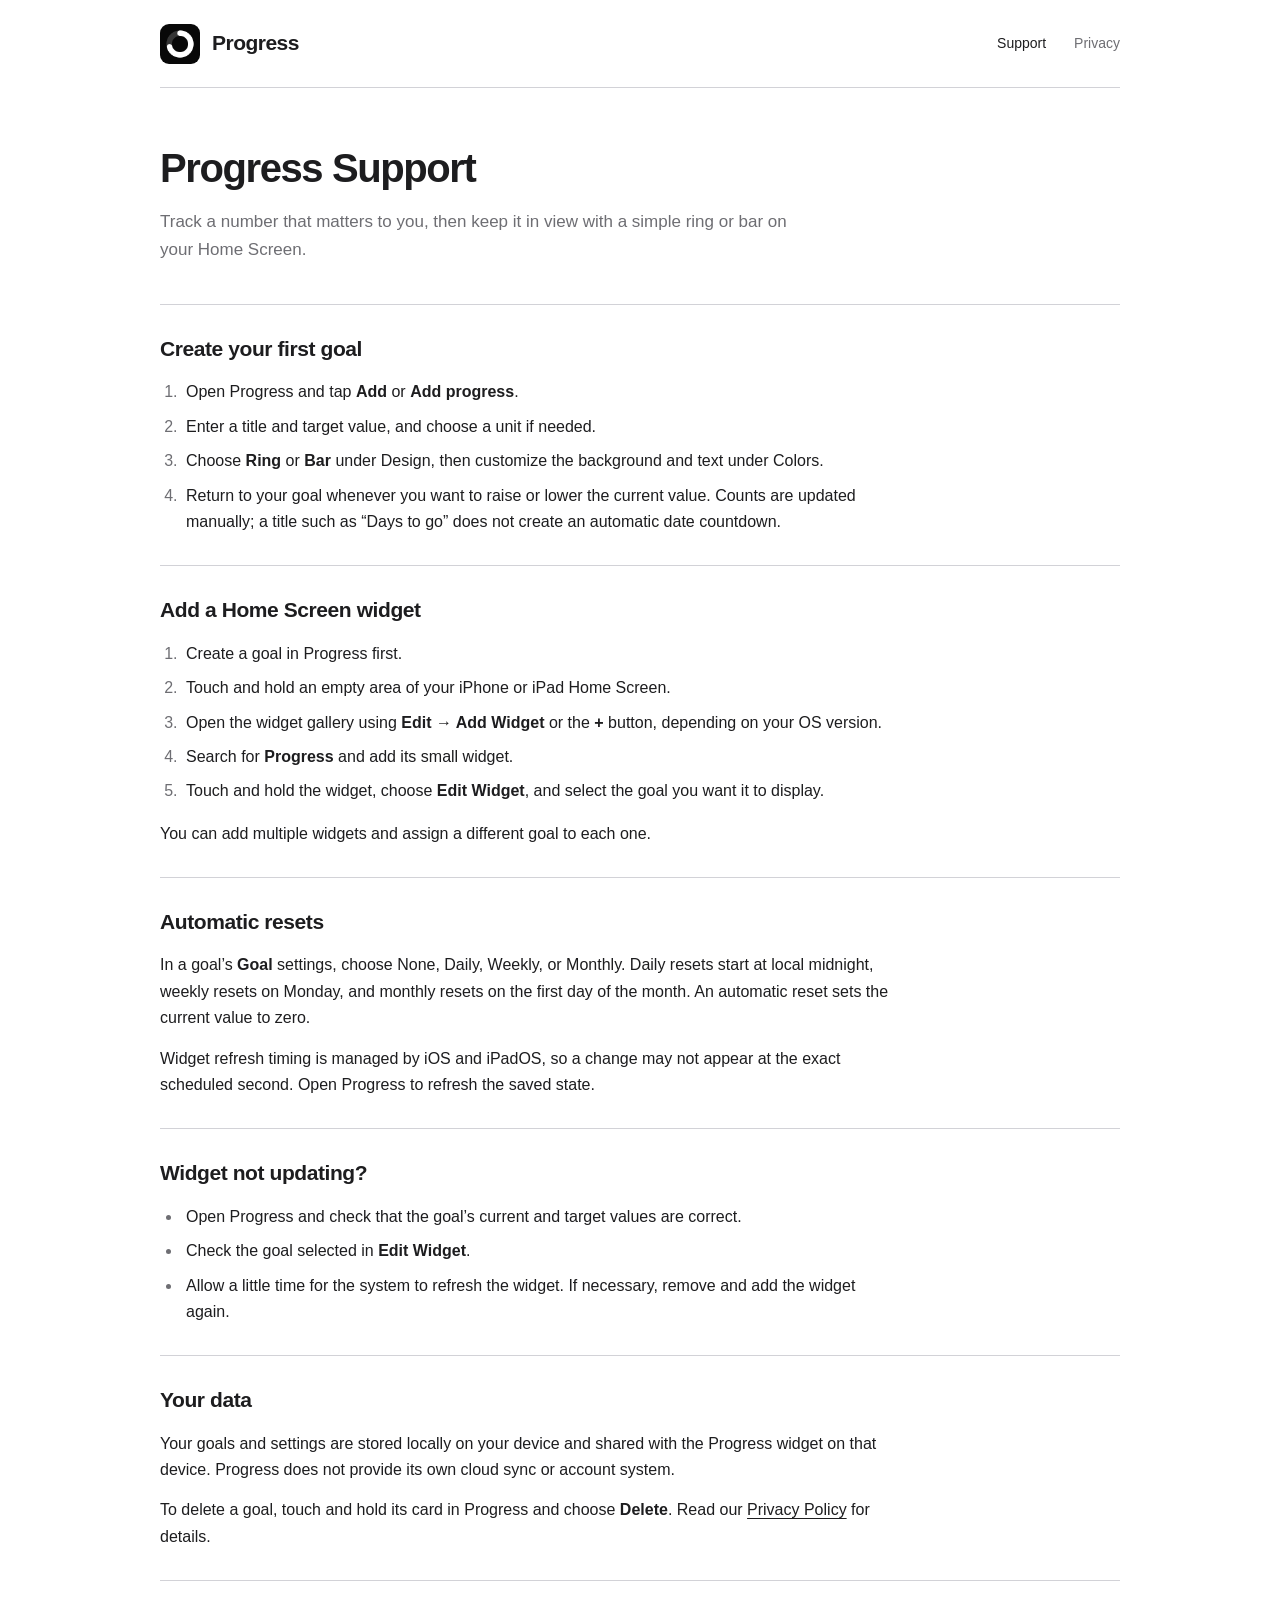
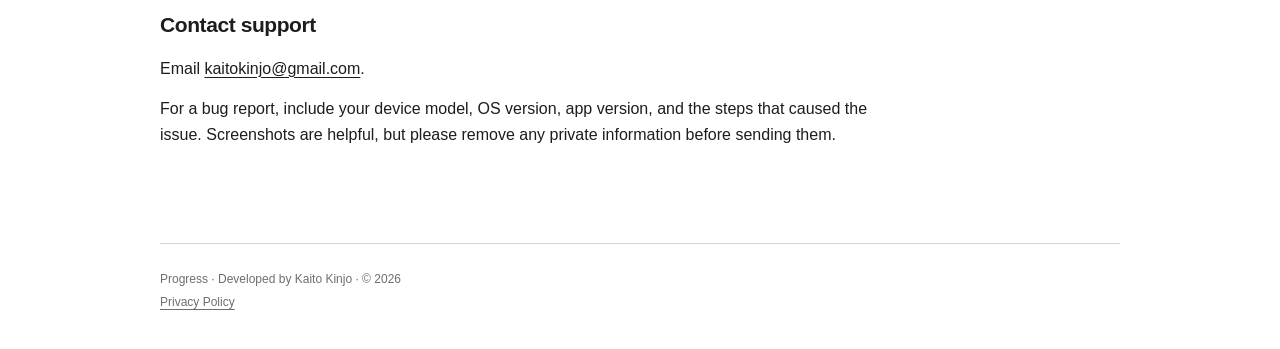
<file: progress/index.html>
<!doctype html>
<html lang="en"><head><meta charset="utf-8"><meta name="viewport" content="width=device-width,initial-scale=1"><title>Progress — Support</title><meta name="description" content="Help with Progress, the numeric goal tracker and Home Screen widget app for iPhone and iPad."><link rel="icon" type="image/png" href="app-icon.png"><link rel="apple-touch-icon" href="app-icon.png"><link rel="stylesheet" href="style.css?v=20261026"></head><body>
<header><a class="brand" href="./"><img src="app-icon.png" width="40" height="40" alt="">Progress</a><nav aria-label="Main navigation"><a href="./" aria-current="page">Support</a><a href="privacy.html">Privacy</a></nav></header>
<main><h1>Progress Support</h1><p class="intro">Track a number that matters to you, then keep it in view with a simple ring or bar on your Home Screen.</p>
<section class="card"><h2>Create your first goal</h2><ol><li>Open Progress and tap <strong>Add</strong> or <strong>Add progress</strong>.</li><li>Enter a title and target value, and choose a unit if needed.</li><li>Choose <strong>Ring</strong> or <strong>Bar</strong> under Design, then customize the background and text under Colors.</li><li>Return to your goal whenever you want to raise or lower the current value. Counts are updated manually; a title such as “Days to go” does not create an automatic date countdown.</li></ol></section>
<section class="card"><h2>Add a Home Screen widget</h2><ol><li>Create a goal in Progress first.</li><li>Touch and hold an empty area of your iPhone or iPad Home Screen.</li><li>Open the widget gallery using <strong>Edit → Add Widget</strong> or the <strong>+</strong> button, depending on your OS version.</li><li>Search for <strong>Progress</strong> and add its small widget.</li><li>Touch and hold the widget, choose <strong>Edit Widget</strong>, and select the goal you want it to display.</li></ol><p>You can add multiple widgets and assign a different goal to each one.</p></section>
<section class="card"><h2>Automatic resets</h2><p>In a goal’s <strong>Goal</strong> settings, choose None, Daily, Weekly, or Monthly. Daily resets start at local midnight, weekly resets on Monday, and monthly resets on the first day of the month. An automatic reset sets the current value to zero.</p><p>Widget refresh timing is managed by iOS and iPadOS, so a change may not appear at the exact scheduled second. Open Progress to refresh the saved state.</p></section>
<section class="card"><h2>Widget not updating?</h2><ul><li>Open Progress and check that the goal’s current and target values are correct.</li><li>Check the goal selected in <strong>Edit Widget</strong>.</li><li>Allow a little time for the system to refresh the widget. If necessary, remove and add the widget again.</li></ul></section>
<section class="card"><h2>Your data</h2><p>Your goals and settings are stored locally on your device and shared with the Progress widget on that device. Progress does not provide its own cloud sync or account system.</p><p>To delete a goal, touch and hold its card in Progress and choose <strong>Delete</strong>. Read our <a href="privacy.html">Privacy Policy</a> for details.</p></section>
<section class="card"><h2>Contact support</h2><p class="contact">Email <a href="mailto:kaitokinjo@gmail.com">kaitokinjo@gmail.com</a>.</p><p>For a bug report, include your device model, OS version, app version, and the steps that caused the issue. Screenshots are helpful, but please remove any private information before sending them.</p></section>
</main><footer>Progress · Developed by Kaito Kinjo · © 2026<br><a href="privacy.html">Privacy Policy</a></footer></body></html>
</file>
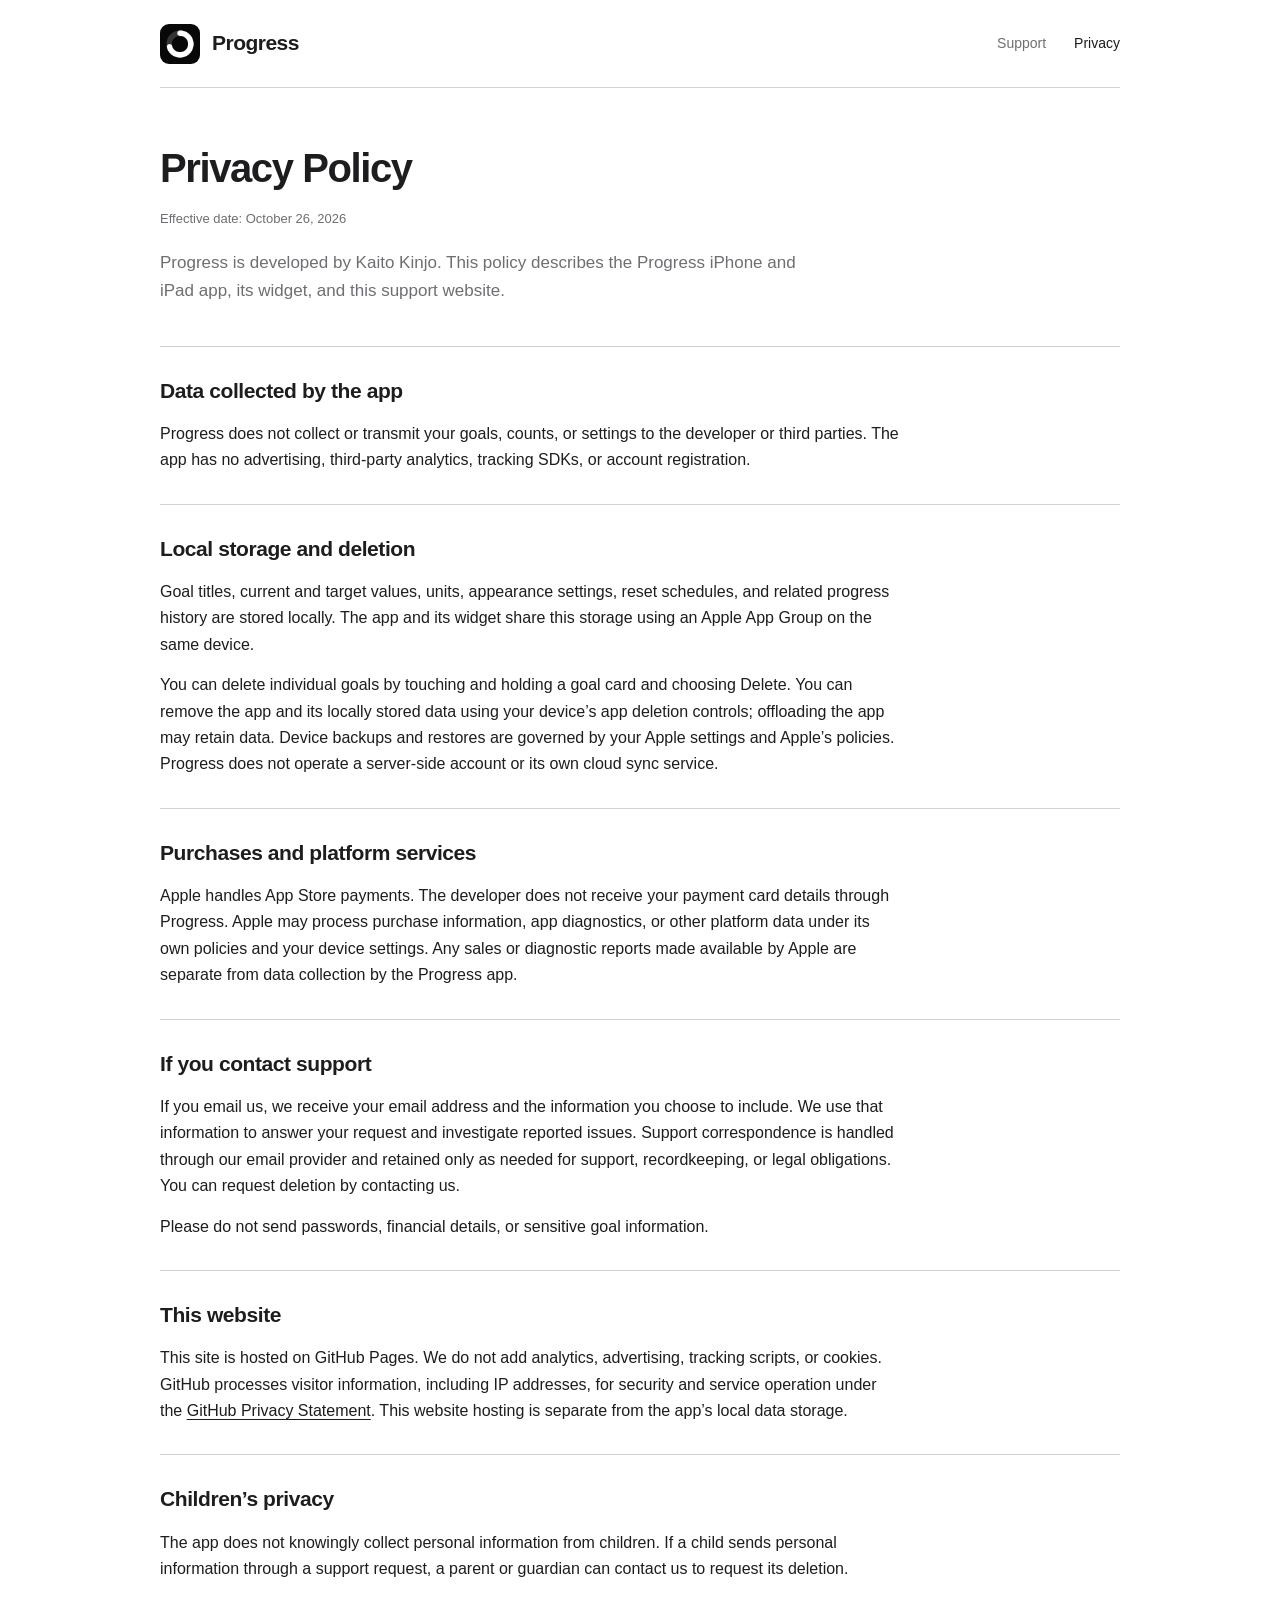
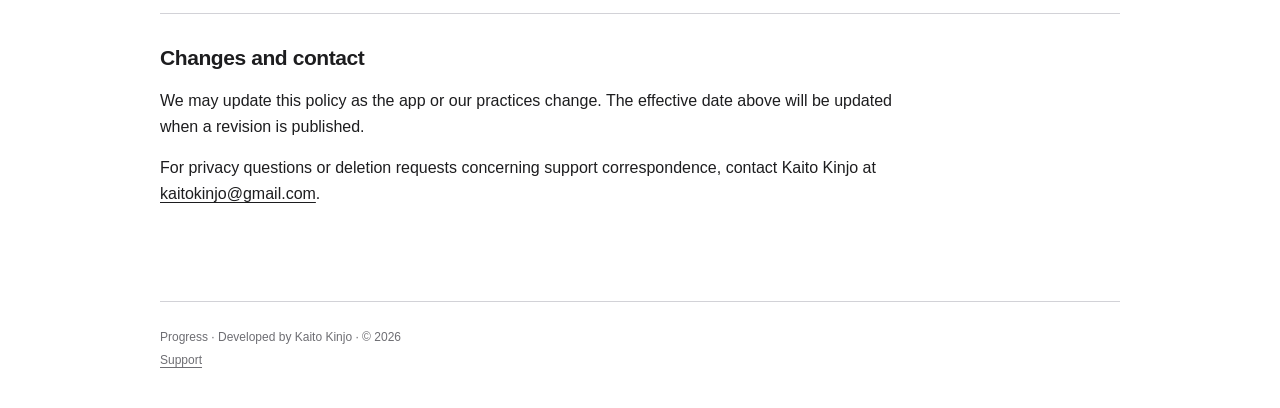
<file: progress/privacy.html>
<!doctype html>
<html lang="en"><head><meta charset="utf-8"><meta name="viewport" content="width=device-width,initial-scale=1"><title>Progress — Privacy Policy</title><meta name="description" content="How Progress handles your data: local goal storage, no in-app tracking or analytics, and support contact information."><link rel="icon" type="image/png" href="app-icon.png"><link rel="apple-touch-icon" href="app-icon.png"><link rel="stylesheet" href="style.css?v=20261026"></head><body>
<header><a class="brand" href="./"><img src="app-icon.png" width="40" height="40" alt="">Progress</a><nav aria-label="Main navigation"><a href="./">Support</a><a href="privacy.html" aria-current="page">Privacy</a></nav></header>
<main><h1>Privacy Policy</h1><p class="date">Effective date: October 26, 2026</p><p class="intro">Progress is developed by Kaito Kinjo. This policy describes the Progress iPhone and iPad app, its widget, and this support website.</p>
<section class="card"><h2>Data collected by the app</h2><p>Progress does not collect or transmit your goals, counts, or settings to the developer or third parties. The app has no advertising, third-party analytics, tracking SDKs, or account registration.</p></section>
<section class="card"><h2>Local storage and deletion</h2><p>Goal titles, current and target values, units, appearance settings, reset schedules, and related progress history are stored locally. The app and its widget share this storage using an Apple App Group on the same device.</p><p>You can delete individual goals by touching and holding a goal card and choosing Delete. You can remove the app and its locally stored data using your device’s app deletion controls; offloading the app may retain data. Device backups and restores are governed by your Apple settings and Apple’s policies. Progress does not operate a server-side account or its own cloud sync service.</p></section>
<section class="card"><h2>Purchases and platform services</h2><p>Apple handles App Store payments. The developer does not receive your payment card details through Progress. Apple may process purchase information, app diagnostics, or other platform data under its own policies and your device settings. Any sales or diagnostic reports made available by Apple are separate from data collection by the Progress app.</p></section>
<section class="card"><h2>If you contact support</h2><p>If you email us, we receive your email address and the information you choose to include. We use that information to answer your request and investigate reported issues. Support correspondence is handled through our email provider and retained only as needed for support, recordkeeping, or legal obligations. You can request deletion by contacting us.</p><p>Please do not send passwords, financial details, or sensitive goal information.</p></section>
<section class="card"><h2>This website</h2><p>This site is hosted on GitHub Pages. We do not add analytics, advertising, tracking scripts, or cookies. GitHub processes visitor information, including IP addresses, for security and service operation under the <a href="https://docs.github.com/en/site-policy/privacy-policies/github-general-privacy-statement">GitHub Privacy Statement</a>. This website hosting is separate from the app’s local data storage.</p></section>
<section class="card"><h2>Children’s privacy</h2><p>The app does not knowingly collect personal information from children. If a child sends personal information through a support request, a parent or guardian can contact us to request its deletion.</p></section>
<section class="card"><h2>Changes and contact</h2><p>We may update this policy as the app or our practices change. The effective date above will be updated when a revision is published.</p><p class="contact">For privacy questions or deletion requests concerning support correspondence, contact Kaito Kinjo at <a href="mailto:kaitokinjo@gmail.com">kaitokinjo@gmail.com</a>.</p></section>
</main><footer>Progress · Developed by Kaito Kinjo · © 2026<br><a href="./">Support</a></footer></body></html>
</file>
<file: progress/style.css>
:root {
  color-scheme: light dark;
  --bg: #fff;
  --ink: #1d1d1f;
  --muted: #6e6e73;
  --line: #d2d2d7;
  --soft: #f5f5f7;
}
* { box-sizing: border-box; }
body { margin: 0; background: var(--bg); color: var(--ink); font: 16px/1.65 -apple-system, BlinkMacSystemFont, "Segoe UI", sans-serif; -webkit-font-smoothing: antialiased; }
a { color: var(--ink); text-underline-offset: 3px; text-decoration-thickness: 1px; }
a:hover { color: var(--muted); }
a:focus-visible { outline: 2px solid var(--ink); outline-offset: 5px; border-radius: 2px; }
header, main, footer { width: min(100% - 64px, 960px); margin-inline: auto; }
header { min-height: 88px; display: flex; align-items: center; justify-content: space-between; gap: 24px; border-bottom: 1px solid var(--line); }
.brand { display: inline-flex; align-items: center; gap: 12px; font-size: 21px; font-weight: 600; letter-spacing: -.025em; text-decoration: none; }
.brand img { width: 40px; height: 40px; border-radius: 9px; }
nav { display: flex; gap: 28px; font-size: 14px; }
nav a { color: var(--muted); text-decoration: none; padding-block: 12px; }
nav a[aria-current="page"] { color: var(--ink); }
main { padding-block: 56px 64px; }
h1 { font-size: clamp(30px, 5vw, 40px); font-weight: 600; line-height: 1.2; letter-spacing: -.035em; margin: 0 0 16px; }
h2 { font-size: 21px; font-weight: 600; line-height: 1.35; letter-spacing: -.02em; margin: 0 0 16px; }
p { margin: 0 0 14px; }
.intro { font-size: 17px; color: var(--muted); max-width: 660px; margin-bottom: 40px; }
.card { border-top: 1px solid var(--line); padding-block: 30px; }
.card p, .card ol, .card ul { max-width: 740px; }
.card > :last-child { margin-bottom: 0; }
.card ol, .card ul { padding-left: 22px; margin-block: 0 16px; }
li { padding-left: 4px; }
li + li { margin-top: 8px; }
li::marker { color: var(--muted); }
strong { font-weight: 600; }
.date { color: var(--muted); font-size: 13px; margin-bottom: 20px; }
.contact { overflow-wrap: anywhere; }
footer { border-top: 1px solid var(--line); padding-block: 24px 36px; color: var(--muted); font-size: 12px; line-height: 1.9; }
footer a { color: var(--muted); }
@media (prefers-color-scheme: dark) {
  :root { --bg: #161617; --ink: #f5f5f7; --muted: #a1a1a6; --line: #424245; --soft: #1d1d1f; }
}
@media (max-width: 520px) {
  header, main, footer { width: calc(100% - 40px); }
  header { min-height: 76px; gap: 16px; }
  .brand { font-size: 19px; gap: 9px; }
  .brand img { width: 34px; height: 34px; border-radius: 8px; }
  nav { gap: 16px; font-size: 13px; }
  main { padding-block: 36px 40px; }
  .intro { margin-bottom: 32px; }
  .card { padding-block: 26px; }
}
</file>
